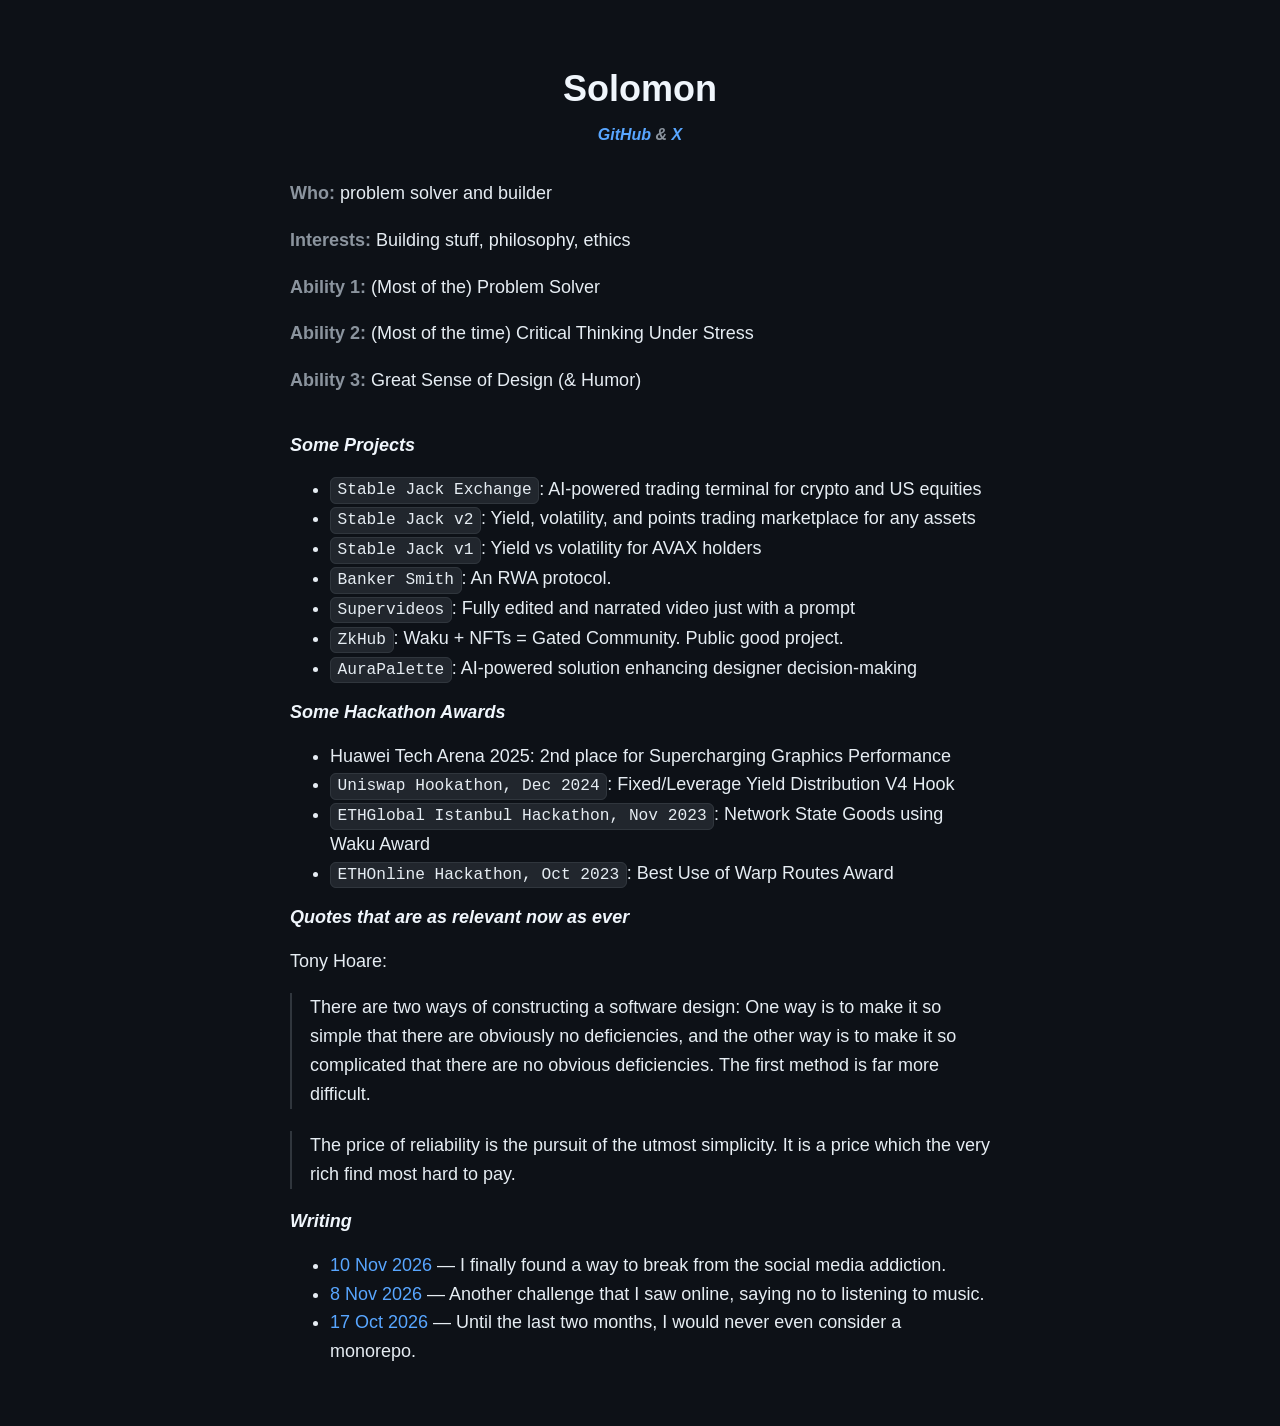
<file: index.html>
<!DOCTYPE html>
<html lang="en">
<head>
  <meta charset="utf-8">
  <meta name="viewport" content="width=device-width, initial-scale=1">
  <meta name="description" content="Solomon's personal website">
  <meta name="theme-color" content="#0d1117">
  <link rel="icon" href="favicon.ico" type="image/x-icon">
  <title>?!</title>
  <link rel="stylesheet" href="styles.css">
</head>
<body>
  <div id="preamble">
    <h1 class="title">Solomon</h1>
    <h2 class="subtitle" style="margin-bottom: 35px;">
      <a href="https://github.com/solomonNSI">GitHub</a>
      &amp; <a href="https://x.com/Solomon_nsi">X</a>
    </h2>
  </div>

  <section style="text-align: center; margin-bottom: 40px;">
    <ul class="centered-list">
      <li><p><span class="bold-text">Who:</span> problem solver and builder</p></li>
      <li><p><span class="bold-text">Interests:</span> Building stuff, philosophy, ethics</p></li>
      <li><p><span class="bold-text">Ability 1:</span> (Most of the) Problem Solver</p></li>
      <li><p><span class="bold-text">Ability 2:</span> (Most of the time) Critical Thinking Under Stress</p></li>
      <li><p><span class="bold-text">Ability 3:</span> Great Sense of Design (& Humor)</p></li>
    </ul>
  </section>
  <section>
    <h2>Some Projects</h2>
    <ul>
      <li><a href="https://stablejack.xyz"><code>Stable Jack Exchange</code></a>: AI-powered trading terminal for crypto and US equities</li>
      <li><a href="https://app.stablejack.xyz"><code>Stable Jack v2</code></a>: Yield, volatility, and points trading marketplace for any assets</li>
      <li><a href="https://v1.stablejack.xyz"><code>Stable Jack v1</code></a>: Yield vs volatility for AVAX holders</li>
      <li><a href="https://github.com/Banker-Smith"><code>Banker Smith</code></a>: An RWA protocol.
      <li><a href="https://supervideos-app.vercel.app/"><code>Supervideos</code></a>: Fully edited and narrated video just with a prompt</li>
      <li><a href="https://github.com/solomonNSI/istanmeow"><code>ZkHub</code></a>: Waku + NFTs = Gated Community. Public good project.
      <li><a href="https://www.aurapalette.app"><code>AuraPalette</code></a>: AI-powered solution enhancing designer decision-making</li>
    </ul>
  </section>

  <section>
    <h2>Some Hackathon Awards</h2>
    <ul>
      <li>Huawei Tech Arena 2025: 2nd place for Supercharging Graphics Performance</li>
      <li><a href="https://projects.atrium.academy/Fixed-Leverage-Yield-Hook-1565f0444abe815e94a0c40b997471b2"><code>Uniswap Hookathon, Dec 2024</code></a>: Fixed/Leverage Yield Distribution V4 Hook</li>
      <li><a href="https://github.com/solomonNSI/istanmeow"><code>ETHGlobal Istanbul Hackathon, Nov 2023</code></a>: Network State Goods using Waku Award</li>
      <li><a href="https://github.com/Banker-Smith"><code>ETHOnline Hackathon, Oct 2023</code></a>: Best Use of Warp Routes Award</li>
    </ul>
  </section>

  <section>
    <h2>Quotes that are as relevant now as ever</h2>
    <p>Tony Hoare:</p>
    <blockquote>
      <p>There are two ways of constructing a software design: One way is to make it so simple that there are obviously no deficiencies, and the other way is to make it so complicated that there are no obvious deficiencies. The first method is far more difficult.</p>
    </blockquote>
    <blockquote>
      <p>The price of reliability is the pursuit of the utmost simplicity. It is a price which the very rich find most hard to pay.</p>
    </blockquote>
  </section>
  <section>
    <h2>Writing</h2>
    <ul>
      <li><a href="blog/2026-11-10.html">10 Nov 2026</a> — I finally found a way to break from the social media addiction.</li>
      <li><a href="blog/2026-11-08.html">8 Nov 2026</a> — Another challenge that I saw online, saying no to listening to music.</li>
      <li><a href="blog/2026-10-17.html">17 Oct 2026</a> — Until the last two months, I would never even consider a monorepo.</li>
    </ul>
  </section>
</body>
</html>
</file>
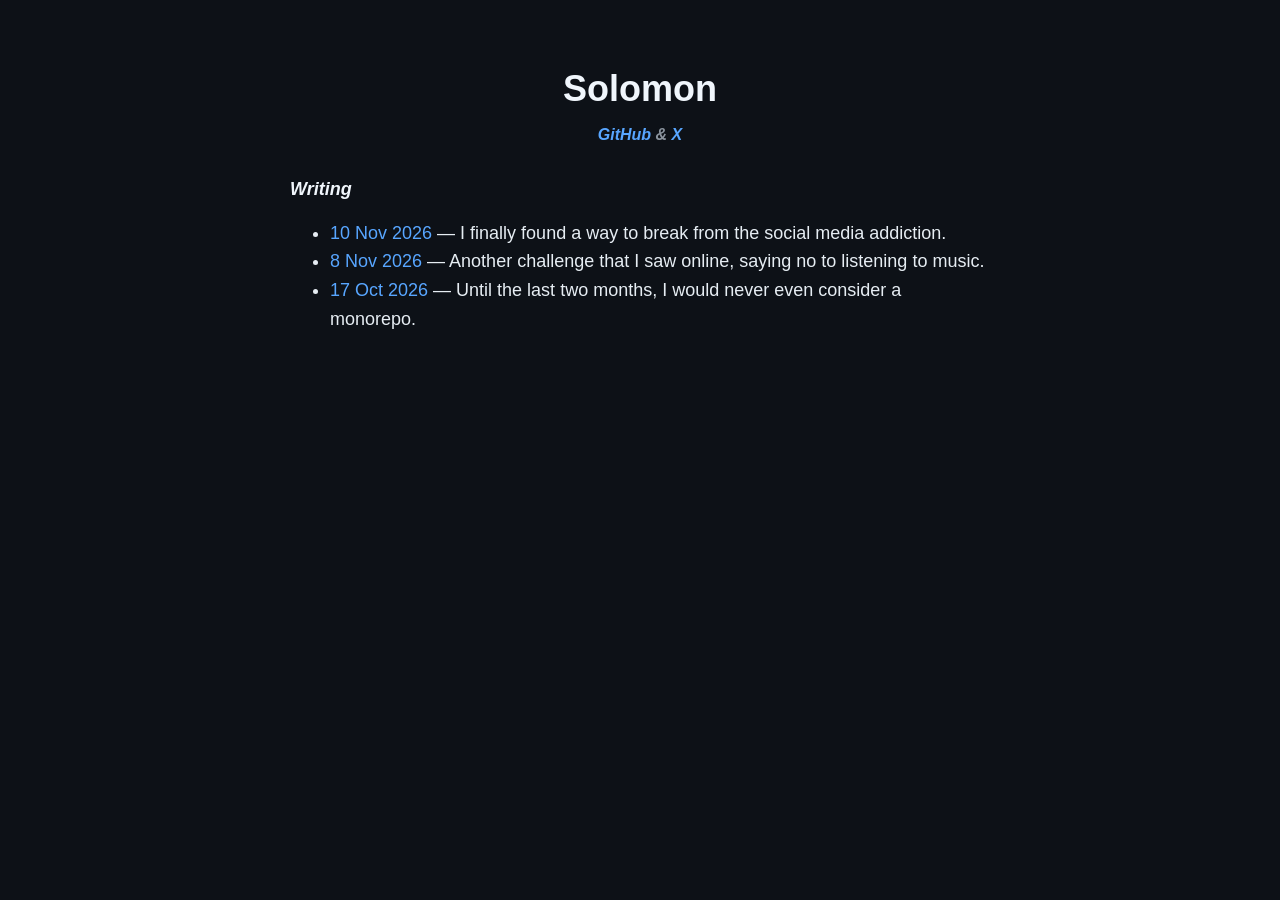
<file: blog/index.html>
<!DOCTYPE html>
<html lang="en">
<head>
  <meta charset="utf-8">
  <meta name="viewport" content="width=device-width, initial-scale=1">
  <meta name="description" content="Solomon's writing">
  <meta name="theme-color" content="#0d1117">
  <link rel="icon" href="../favicon.ico" type="image/x-icon">
  <title>Blog — Solomon</title>
  <link rel="stylesheet" href="../styles.css">
</head>
<body>
  <div id="preamble">
    <h1 class="title"><a href="../">Solomon</a></h1>
    <h2 class="subtitle" style="margin-bottom: 35px;">
      <a href="https://github.com/solomonNSI">GitHub</a>
      &amp; <a href="https://x.com/Solomon_nsi">X</a>
    </h2>
  </div>

  <section>
    <h2>Writing</h2>
    <ul>
      <li><a href="2026-11-10.html">10 Nov 2026</a> — I finally found a way to break from the social media addiction.</li>
      <li><a href="2026-11-08.html">8 Nov 2026</a> — Another challenge that I saw online, saying no to listening to music.</li>
      <li><a href="2026-10-17.html">17 Oct 2026</a> — Until the last two months, I would never even consider a monorepo.</li>
    </ul>
  </section>
</body>
</html>
</file>
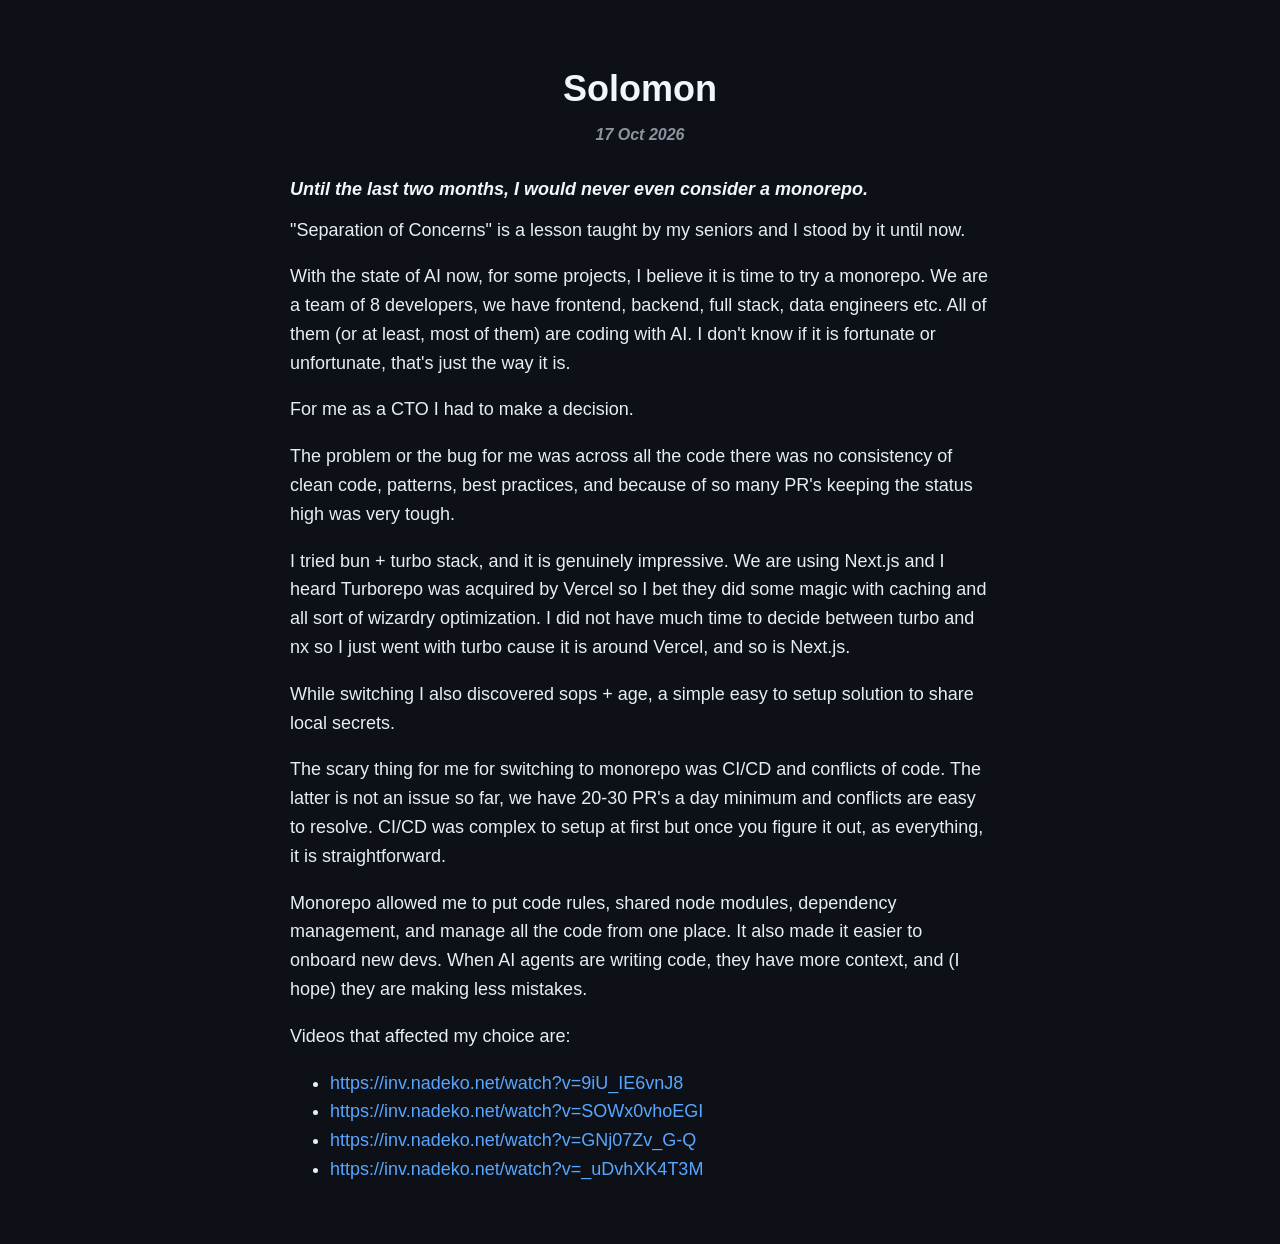
<file: blog/2026-10-17.html>
<!DOCTYPE html>
<html lang="en">
<head>
  <meta charset="utf-8">
  <meta name="viewport" content="width=device-width, initial-scale=1">
  <meta name="description" content="Until the last two months, I would never even consider a monorepo.">
  <meta name="theme-color" content="#0d1117">
  <link rel="icon" href="../favicon.ico" type="image/x-icon">
  <title>trying a monorepo</title>
  <link rel="stylesheet" href="../styles.css">
</head>
<body>
  <div id="preamble">
    <h1 class="title"><a href="../">Solomon</a></h1>
    <h2 class="subtitle" style="margin-bottom: 35px;">17 Oct 2026</h2>
  </div>

  <article>
    <h2>Until the last two months, I would never even consider a monorepo.</h2>
    <p>"Separation of Concerns" is a lesson taught by my seniors and I stood by it until now.</p>
    <p>With the state of AI now, for some projects, I believe it is time to try a monorepo. We are a team of 8 developers, we have frontend, backend, full stack, data engineers etc. All of them (or at least, most of them) are coding with AI. I don't know if it is fortunate or unfortunate, that's just the way it is.</p>
    <p>For me as a CTO I had to make a decision.</p>
    <p>The problem or the bug for me was across all the code there was no consistency of clean code, patterns, best practices, and because of so many PR's keeping the status high was very tough.</p>
    <p>I tried bun + turbo stack, and it is genuinely impressive. We are using Next.js and I heard Turborepo was acquired by Vercel so I bet they did some magic with caching and all sort of wizardry optimization. I did not have much time to decide between turbo and nx so I just went with turbo cause it is around Vercel, and so is Next.js.</p>
    <p>While switching I also discovered sops + age, a simple easy to setup solution to share local secrets.</p>
    <p>The scary thing for me for switching to monorepo was CI/CD and conflicts of code. The latter is not an issue so far, we have 20-30 PR's a day minimum and conflicts are easy to resolve. CI/CD was complex to setup at first but once you figure it out, as everything, it is straightforward.</p>
    <p>Monorepo allowed me to put code rules, shared node modules, dependency management, and manage all the code from one place. It also made it easier to onboard new devs. When AI agents are writing code, they have more context, and (I hope) they are making less mistakes.</p>
    <p>Videos that affected my choice are:</p>
    <ul>
      <li><a href="https://inv.nadeko.net/watch?v=9iU_IE6vnJ8">https://inv.nadeko.net/watch?v=9iU_IE6vnJ8</a></li>
      <li><a href="https://inv.nadeko.net/watch?v=SOWx0vhoEGI">https://inv.nadeko.net/watch?v=SOWx0vhoEGI</a></li>
      <li><a href="https://inv.nadeko.net/watch?v=GNj07Zv_G-Q">https://inv.nadeko.net/watch?v=GNj07Zv_G-Q</a></li>
      <li><a href="https://inv.nadeko.net/watch?v=_uDvhXK4T3M">https://inv.nadeko.net/watch?v=_uDvhXK4T3M</a></li>
    </ul>
  </article>
</body>
</html>
</file>
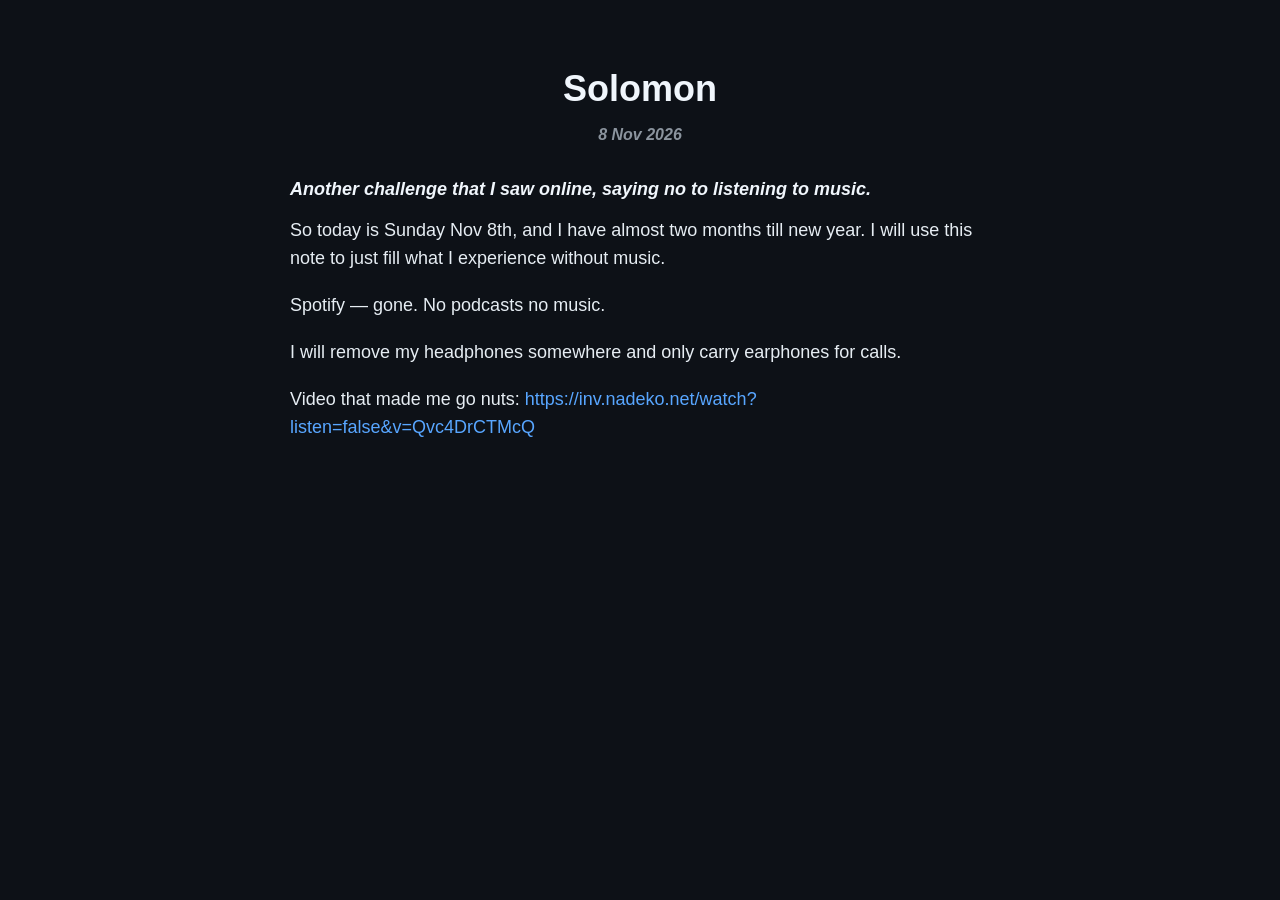
<file: blog/2026-11-08.html>
<!DOCTYPE html>
<html lang="en">
<head>
  <meta charset="utf-8">
  <meta name="viewport" content="width=device-width, initial-scale=1">
  <meta name="description" content="Another challenge that I saw online, saying no to listening to music.">
  <meta name="theme-color" content="#0d1117">
  <link rel="icon" href="../favicon.ico" type="image/x-icon">
  <title>saying no to music</title>
  <link rel="stylesheet" href="../styles.css">
</head>
<body>
  <div id="preamble">
    <h1 class="title"><a href="../">Solomon</a></h1>
    <h2 class="subtitle" style="margin-bottom: 35px;">8 Nov 2026</h2>
  </div>

  <article>
    <h2>Another challenge that I saw online, saying no to listening to music.</h2>
    <p>So today is Sunday Nov 8th, and I have almost two months till new year. I will use this note to just fill what I experience without music.</p>
    <p>Spotify — gone. No podcasts no music.</p>
    <p>I will remove my headphones somewhere and only carry earphones for calls.</p>
    <p>Video that made me go nuts: <a href="https://inv.nadeko.net/watch?listen=false&amp;v=Qvc4DrCTMcQ">https://inv.nadeko.net/watch?listen=false&amp;v=Qvc4DrCTMcQ</a></p>
  </article>
</body>
</html>
</file>
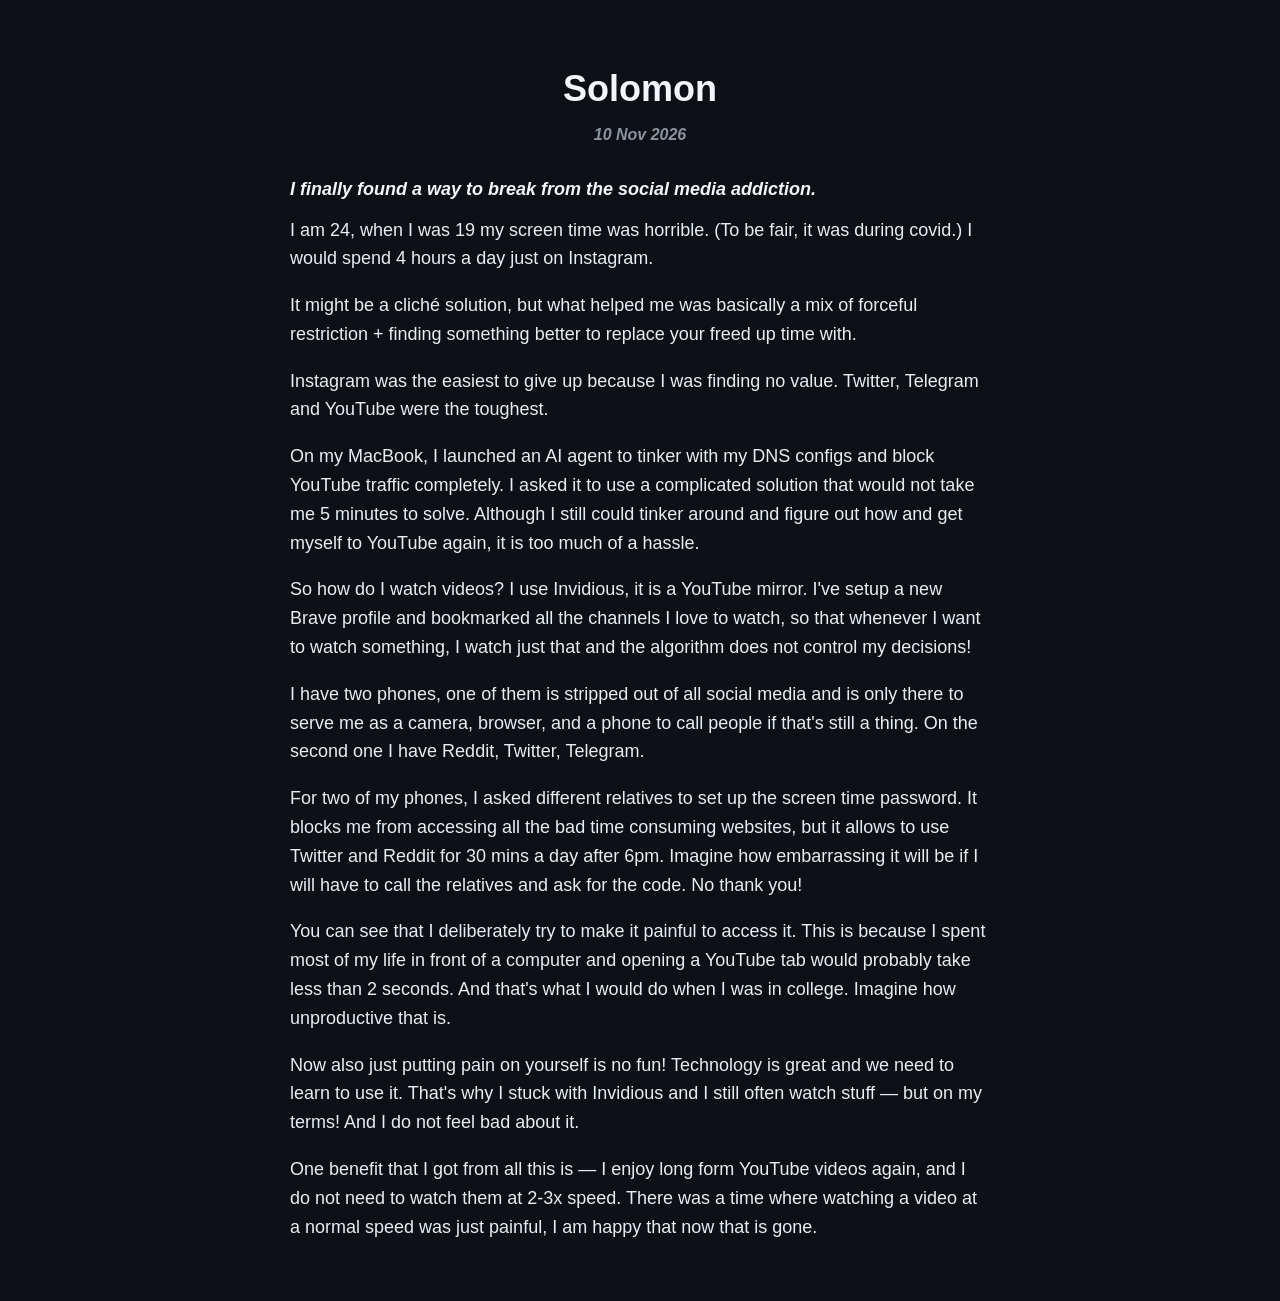
<file: blog/2026-11-10.html>
<!DOCTYPE html>
<html lang="en">
<head>
  <meta charset="utf-8">
  <meta name="viewport" content="width=device-width, initial-scale=1">
  <meta name="description" content="I finally found a way to break from the social media addiction.">
  <meta name="theme-color" content="#0d1117">
  <link rel="icon" href="../favicon.ico" type="image/x-icon">
  <title>breaking from social media</title>
  <link rel="stylesheet" href="../styles.css">
</head>
<body>
  <div id="preamble">
    <h1 class="title"><a href="../">Solomon</a></h1>
    <h2 class="subtitle" style="margin-bottom: 35px;">10 Nov 2026</h2>
  </div>

  <article>
    <h2>I finally found a way to break from the social media addiction.</h2>
    <p>I am 24, when I was 19 my screen time was horrible. (To be fair, it was during covid.) I would spend 4 hours a day just on Instagram.</p>
    <p>It might be a cliché solution, but what helped me was basically a mix of forceful restriction + finding something better to replace your freed up time with.</p>
    <p>Instagram was the easiest to give up because I was finding no value. Twitter, Telegram and YouTube were the toughest.</p>
    <p>On my MacBook, I launched an AI agent to tinker with my DNS configs and block YouTube traffic completely. I asked it to use a complicated solution that would not take me 5 minutes to solve. Although I still could tinker around and figure out how and get myself to YouTube again, it is too much of a hassle.</p>
    <p>So how do I watch videos? I use Invidious, it is a YouTube mirror. I've setup a new Brave profile and bookmarked all the channels I love to watch, so that whenever I want to watch something, I watch just that and the algorithm does not control my decisions!</p>
    <p>I have two phones, one of them is stripped out of all social media and is only there to serve me as a camera, browser, and a phone to call people if that's still a thing. On the second one I have Reddit, Twitter, Telegram.</p>
    <p>For two of my phones, I asked different relatives to set up the screen time password. It blocks me from accessing all the bad time consuming websites, but it allows to use Twitter and Reddit for 30 mins a day after 6pm. Imagine how embarrassing it will be if I will have to call the relatives and ask for the code. No thank you!</p>
    <p>You can see that I deliberately try to make it painful to access it. This is because I spent most of my life in front of a computer and opening a YouTube tab would probably take less than 2 seconds. And that's what I would do when I was in college. Imagine how unproductive that is.</p>
    <p>Now also just putting pain on yourself is no fun! Technology is great and we need to learn to use it. That's why I stuck with Invidious and I still often watch stuff — but on my terms! And I do not feel bad about it.</p>
    <p>One benefit that I got from all this is — I enjoy long form YouTube videos again, and I do not need to watch them at 2-3x speed. There was a time where watching a video at a normal speed was just painful, I am happy that now that is gone.</p>
  </article>
</body>
</html>
</file>
<file: styles.css>
/* Dark mode – comfortable, developer-friendly palette */
html {
  background-color: #0d1117;
}

:root {
  --bg: #0d1117;
  --bg-soft: #161b22;
  --text: #e6edf3;
  --text-muted: #8b949e;
  --accent: #58a6ff;
  --accent-visited: #a371f7;
  --code-bg: #21262d;
  --code-border: #30363d;
  --heading: #f0f6fc;
}

body {
  line-height: 1.6;
  font-size: 18px;
  padding: 0 10px;
  margin: 60px auto;
  max-width: 700px;
  background-color: var(--bg);
  color: var(--text);
  font-family: -apple-system, BlinkMacSystemFont, "Segoe UI", "Noto Sans", Helvetica, Arial, sans-serif;
}

.title {
  text-align: center;
  margin-bottom: 0.2em;
  color: var(--heading);
  font-weight: 600;
}

.title a:link,
.title a:visited {
  color: var(--heading);
}

.subtitle {
  text-align: center;
  font-size: medium;
  font-weight: bold;
  margin-top: 0;
  color: var(--text-muted);
}

h2,
h3 {
  line-height: 1.2;
  color: var(--heading);
  font-weight: 600;
}

h2 {
  font-style: italic;
  font-size: 18px;
}

a:link {
  color: var(--accent);
  text-decoration: none;
}

a:visited {
  color: var(--accent-visited);
  text-decoration: none;
}

a:hover {
  text-decoration: underline;
}

code,
.code {
  font-family: Consolas, "Liberation Mono", Menlo, Courier, monospace;
  font-size: 0.9em;
  line-height: 1.6;
  padding: 0.2em 0.4em;
  margin: 0;
  background-color: var(--code-bg);
  border: 1px solid var(--code-border);
  border-radius: 6px;
  color: var(--text);
}

p,
li {
  color: var(--text);
}

.bold-text {
  color: var(--text-muted);
  font-weight: 600;
}

ul.centered-list {
  list-style: none;
  text-align: center;
  padding: 0;
}

ul.centered-list li {
  text-align: left;
}

article p {
  margin: 0 0 1em;
}

article p:last-child {
  margin-bottom: 0;
}

blockquote {
  margin: 0 0 1.25em;
  padding-left: 1em;
  border-left: 2px solid var(--code-border);
  color: var(--text-muted);
}

blockquote p {
  margin: 0;
}
</file>
